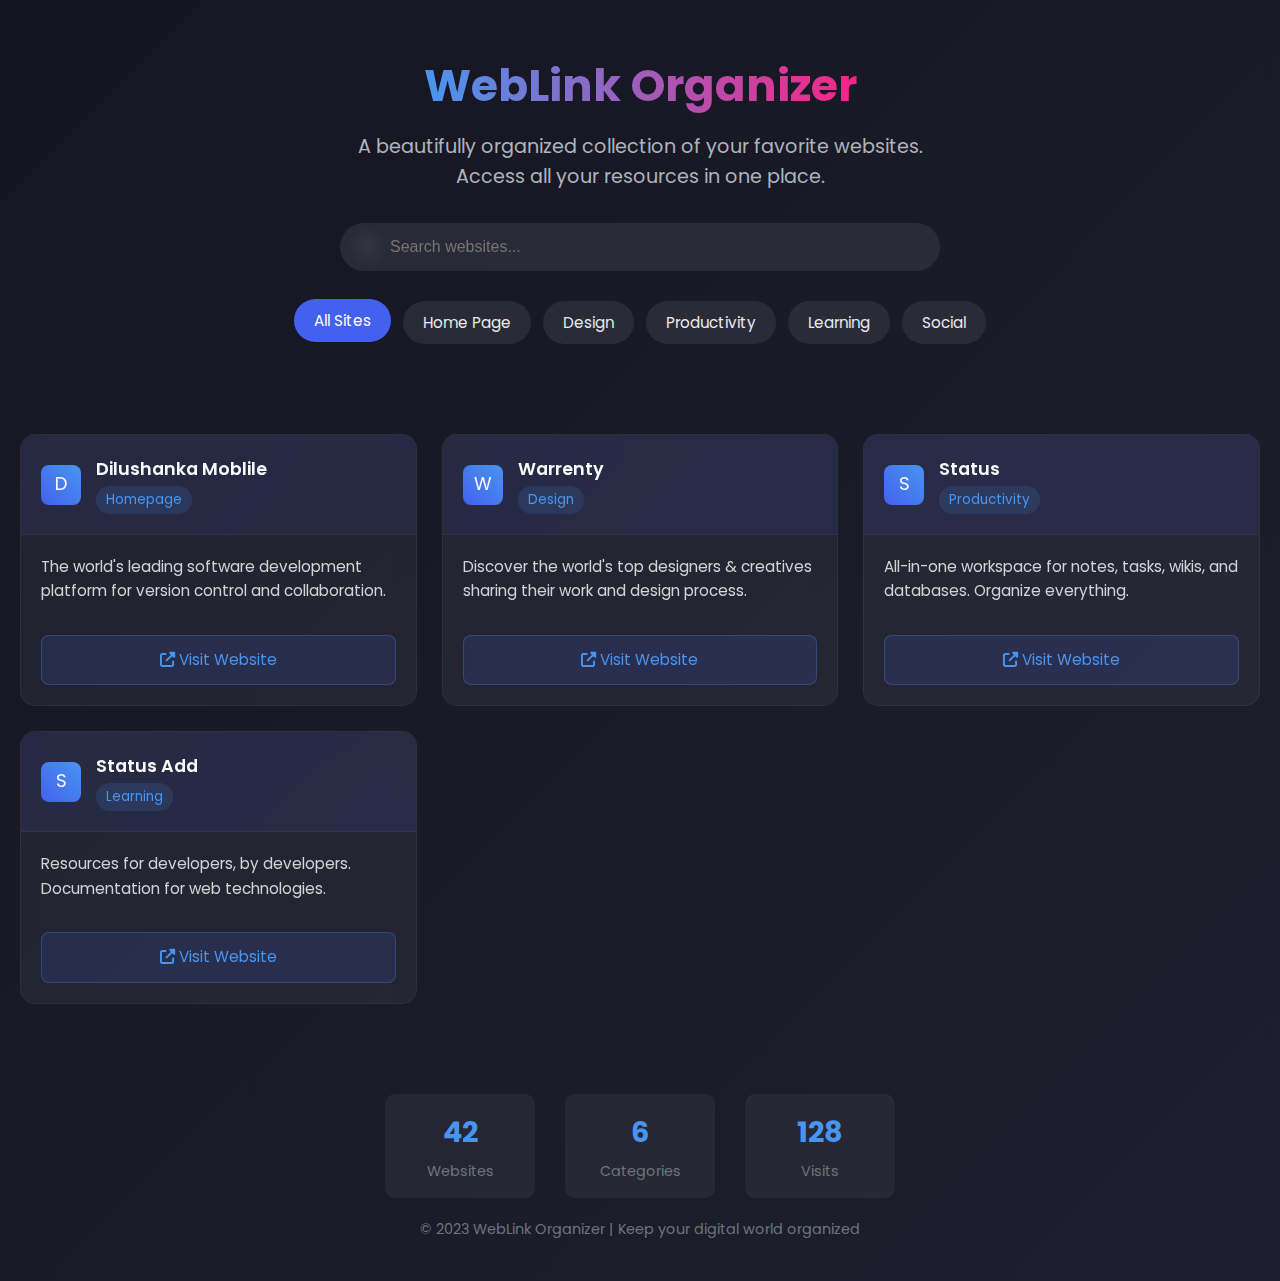
<file: index.html>
<!DOCTYPE html>
<html lang="en">
<head>
    <meta charset="UTF-8">
    <meta name="viewport" content="width=device-width, initial-scale=1.0">
    <title>WebLink Organizer</title>
    <link rel="stylesheet" href="https://cdnjs.cloudflare.com/ajax/libs/font-awesome/6.4.0/css/all.min.css">
    <link href="https://fonts.googleapis.com/css2?family=Poppins:wght@300;400;500;600;700&display=swap" rel="stylesheet">
    <style>
        :root {
            --primary: #4361ee;
            --secondary: #3f37c9;
            --accent: #4895ef;
            --dark: #1e1e2e;
            --darker: #161622;
            --light: #f8f9fa;
            --gray: #6c757d;
            --card-bg: rgba(255, 255, 255, 0.05);
            --transition: all 0.3s ease;
        }
        
        * {
            margin: 0;
            padding: 0;
            box-sizing: border-box;
        }
        
        body {
            font-family: 'Poppins', sans-serif;
            background: linear-gradient(135deg, var(--darker), var(--dark));
            color: var(--light);
            min-height: 100vh;
            padding: 20px;
            line-height: 1.6;
        }
        
        .container {
            max-width: 1400px;
            margin: 0 auto;
        }
        
        header {
            text-align: center;
            padding: 30px 0;
            margin-bottom: 30px;
            position: relative;
        }
        
        h1 {
            font-size: 2.8rem;
            font-weight: 700;
            margin-bottom: 10px;
            background: linear-gradient(90deg, var(--accent), #f72585);
            -webkit-background-clip: text;
            background-clip: text;
            color: transparent;
            display: inline-block;
        }
        
        .tagline {
            font-size: 1.2rem;
            color: #adb5bd;
            max-width: 600px;
            margin: 0 auto 30px;
        }
        
        .search-container {
            max-width: 600px;
            margin: 0 auto 30px;
            position: relative;
        }
        
        .search-container input {
            width: 100%;
            padding: 15px 20px 15px 50px;
            border-radius: 50px;
            border: none;
            background: rgba(255, 255, 255, 0.08);
            color: white;
            font-size: 1rem;
            transition: var(--transition);
            backdrop-filter: blur(10px);
        }
        
        .search-container input:focus {
            outline: none;
            background: rgba(255, 255, 255, 0.15);
            box-shadow: 0 0 0 2px var(--accent);
        }
        
        .search-container i {
            position: absolute;
            left: 20px;
            top: 50%;
            transform: translateY(-50%);
            color: var(--gray);
        }
        
        .categories {
            display: flex;
            justify-content: center;
            flex-wrap: wrap;
            gap: 12px;
            margin-bottom: 30px;
        }
        
        .category-btn {
            padding: 10px 20px;
            border-radius: 30px;
            background: rgba(255, 255, 255, 0.08);
            border: none;
            color: #e9ecef;
            font-family: 'Poppins', sans-serif;
            font-size: 0.95rem;
            cursor: pointer;
            transition: var(--transition);
        }
        
        .category-btn:hover, .category-btn.active {
            background: var(--primary);
            color: white;
            transform: translateY(-2px);
        }
        
        .links-grid {
            display: grid;
            grid-template-columns: repeat(auto-fill, minmax(300px, 1fr));
            gap: 25px;
            margin-top: 30px;
        }
        
        .link-card {
            background: var(--card-bg);
            border-radius: 15px;
            overflow: hidden;
            transition: var(--transition);
            position: relative;
            backdrop-filter: blur(10px);
            border: 1px solid rgba(255, 255, 255, 0.05);
            transform: translateY(0);
        }
        
        .link-card:hover {
            transform: translateY(-5px);
            box-shadow: 0 10px 25px rgba(0, 0, 0, 0.3);
            border-color: rgba(67, 97, 238, 0.3);
        }
        
        .card-header {
            display: flex;
            align-items: center;
            padding: 20px;
            background: rgba(67, 97, 238, 0.1);
            border-bottom: 1px solid rgba(255, 255, 255, 0.05);
        }
        
        .favicon {
            width: 40px;
            height: 40px;
            border-radius: 8px;
            background: linear-gradient(45deg, var(--primary), var(--accent));
            display: flex;
            align-items: center;
            justify-content: center;
            margin-right: 15px;
            font-size: 18px;
        }
        
        .website-info {
            flex: 1;
        }
        
        .website-info h3 {
            font-size: 1.1rem;
            font-weight: 600;
            margin-bottom: 3px;
        }
        
        .website-info .category {
            font-size: 0.85rem;
            color: var(--accent);
            display: inline-block;
            padding: 3px 10px;
            background: rgba(72, 149, 239, 0.15);
            border-radius: 30px;
        }
        
        .card-body {
            padding: 20px;
        }
        
        .description {
            color: #ced4da;
            font-size: 0.95rem;
            margin-bottom: 20px;
            min-height: 60px;
        }
        
        .visit-btn {
            display: block;
            width: 100%;
            padding: 12px;
            background: rgba(67, 97, 238, 0.15);
            color: var(--accent);
            border: 1px solid rgba(72, 149, 239, 0.3);
            border-radius: 8px;
            font-family: 'Poppins', sans-serif;
            font-size: 0.95rem;
            cursor: pointer;
            transition: var(--transition);
            text-align: center;
            text-decoration: none;
        }
        
        .visit-btn:hover {
            background: rgba(67, 97, 238, 0.3);
            transform: translateY(-2px);
        }
        
        footer {
            text-align: center;
            padding: 40px 0 20px;
            color: #6c757d;
            font-size: 0.9rem;
            margin-top: 50px;
        }
        
        .stats {
            display: flex;
            justify-content: center;
            gap: 30px;
            margin-bottom: 20px;
            flex-wrap: wrap;
        }
        
        .stat-item {
            background: rgba(255, 255, 255, 0.05);
            padding: 15px 25px;
            border-radius: 10px;
            min-width: 150px;
        }
        
        .stat-item .number {
            font-size: 1.8rem;
            font-weight: 700;
            color: var(--accent);
            margin-bottom: 5px;
        }
        
        @media (max-width: 768px) {
            h1 {
                font-size: 2.2rem;
            }
            
            .tagline {
                font-size: 1rem;
            }
            
            .categories {
                justify-content: flex-start;
                padding: 0 15px;
            }
            
            .links-grid {
                grid-template-columns: repeat(auto-fill, minmax(280px, 1fr));
            }
            
            .stat-item {
                min-width: 120px;
                padding: 12px 15px;
            }
            
            .stat-item .number {
                font-size: 1.5rem;
            }
        }
        
        @media (max-width: 480px) {
            h1 {
                font-size: 1.8rem;
            }
            
            .links-grid {
                grid-template-columns: 1fr;
            }
            
            .categories {
                justify-content: center;
            }
            
            .stats {
                flex-direction: column;
                align-items: center;
            }
            
            .stat-item {
                width: 100%;
                max-width: 250px;
            }
        }
    </style>
</head>
<body>
    <div class="container">
        <header>
            <h1>WebLink Organizer</h1>
            <p class="tagline">A beautifully organized collection of your favorite websites. Access all your resources in one place.</p>
            
            <div class="search-container">
                <i class="fas fa-search"></i>
                <input type="text" id="search-input" placeholder="Search websites...">
            </div>
            
            <div class="categories">
                <button class="category-btn active" data-category="all">All Sites</button>
                <button class="category-btn" data-category="homepage">Home Page</button>
                <button class="category-btn" data-category="design">Design</button>
                <button class="category-btn" data-category="productivity">Productivity</button>
                <button class="category-btn" data-category="learning">Learning</button>
                <button class="category-btn" data-category="social">Social</button>
            </div>
        </header>
        
        <main>
            <div class="links-grid" id="links-container">
                <!-- Link cards will be generated here -->
            </div>
        </main>
        
        <footer>
            <div class="stats">
                <div class="stat-item">
                    <div class="number">42</div>
                    <div class="label">Websites</div>
                </div>
                <div class="stat-item">
                    <div class="number">6</div>
                    <div class="label">Categories</div>
                </div>
                <div class="stat-item">
                    <div class="number">128</div>
                    <div class="label">Visits</div>
                </div>
            </div>
            <p>© 2023 WebLink Organizer | Keep your digital world organized</p>
        </footer>
    </div>

    <script>
        // Sample website data
        const websites = [
            {
                id: 1,
                name: "Dilushanka Moblile",
                url: "https://dilushanka.github.io",
                category: "homepage",
                description: "The world's leading software development platform for version control and collaboration."
            },
            {
                id: 2,
                name: "Warrenty",
                url: "https://dilushanka.github.io/warrenty",
                category: "design",
                description: "Discover the world's top designers & creatives sharing their work and design process."
            },
            {
                id: 3,
                name: "Status",
                url: "https://dilushanka.github.io/status",
                category: "productivity",
                description: "All-in-one workspace for notes, tasks, wikis, and databases. Organize everything."
            },
            {
                id: 4,
                name: "Status Add",
                url: "https://dilushanka.github.io/Status/add.html",
                category: "learning",
                description: "Resources for developers, by developers. Documentation for web technologies."
            }
            
           
        ];

        // DOM elements
        const linksContainer = document.getElementById('links-container');
        const categoryButtons = document.querySelectorAll('.category-btn');
        const searchInput = document.getElementById('search-input');
        
        // Function to generate favicon based on website name
        function generateFavicon(name) {
            return name.charAt(0).toUpperCase();
        }
        
        // Function to render website cards
        function renderWebsites(websitesToRender) {
            linksContainer.innerHTML = '';
            
            websitesToRender.forEach(website => {
                const card = document.createElement('div');
                card.className = 'link-card';
                card.dataset.category = website.category;
                
                card.innerHTML = `
                    <div class="card-header">
                        <div class="favicon">${generateFavicon(website.name)}</div>
                        <div class="website-info">
                            <h3>${website.name}</h3>
                            <span class="category">${website.category.charAt(0).toUpperCase() + website.category.slice(1)}</span>
                        </div>
                    </div>
                    <div class="card-body">
                        <p class="description">${website.description}</p>
                        <a href="${website.url}" target="_blank" class="visit-btn">
                            <i class="fas fa-external-link-alt"></i> Visit Website
                        </a>
                    </div>
                `;
                
                linksContainer.appendChild(card);
            });
        }
        
        // Initial render
        renderWebsites(websites);
        
        // Category filtering
        categoryButtons.forEach(button => {
            button.addEventListener('click', () => {
                // Remove active class from all buttons
                categoryButtons.forEach(btn => btn.classList.remove('active'));
                
                // Add active class to clicked button
                button.classList.add('active');
                
                const category = button.dataset.category;
                
                if (category === 'all') {
                    renderWebsites(websites);
                } else {
                    const filteredWebsites = websites.filter(website => website.category === category);
                    renderWebsites(filteredWebsites);
                }
            });
        });
        
        // Search functionality
        searchInput.addEventListener('input', () => {
            const searchTerm = searchInput.value.toLowerCase();
            
            const filteredWebsites = websites.filter(website => 
                website.name.toLowerCase().includes(searchTerm) || 
                website.description.toLowerCase().includes(searchTerm) || 
                website.category.toLowerCase().includes(searchTerm)
            );
            
            renderWebsites(filteredWebsites);
        });
    </script>
</body>
</html>
</file>
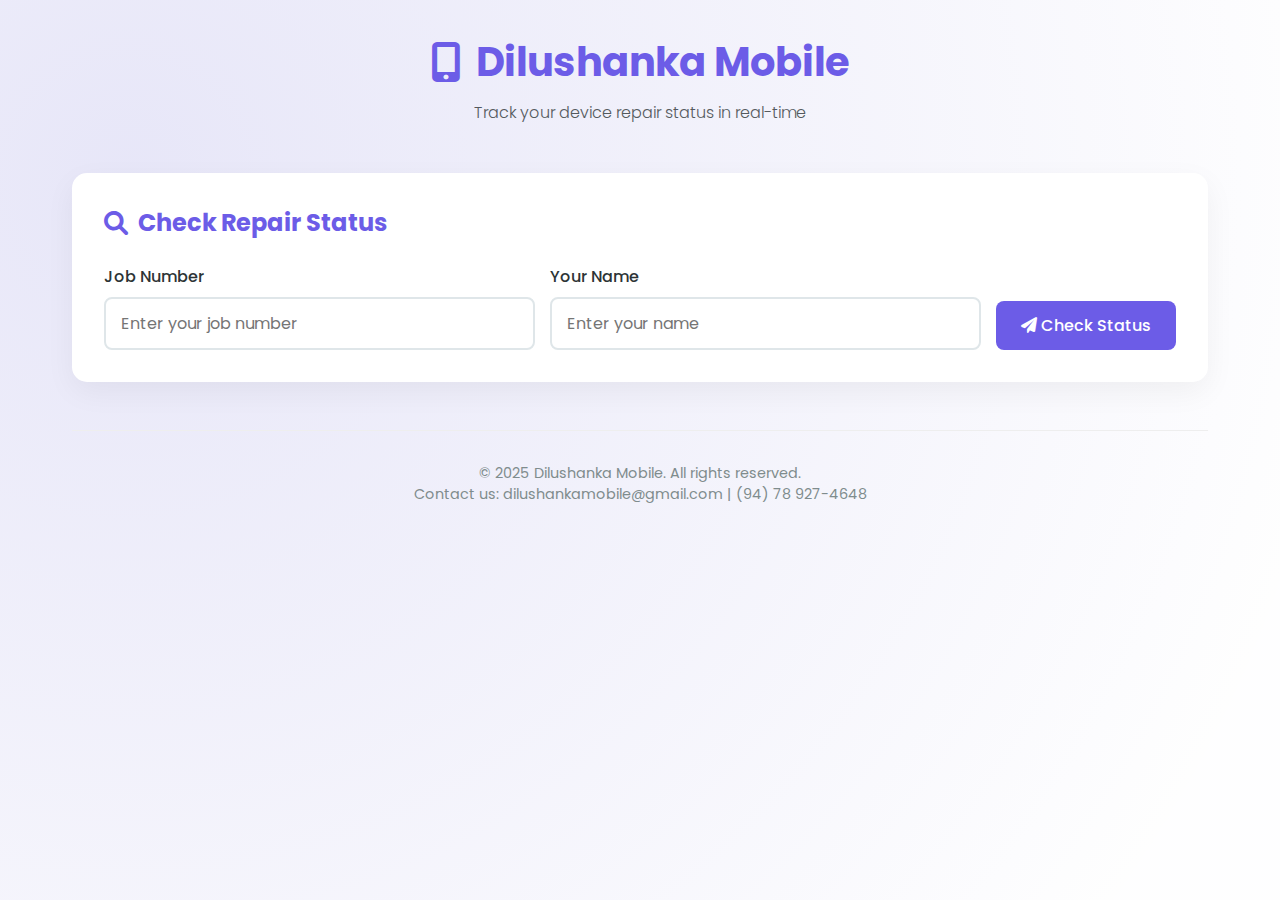
<file: Status/index.html>
<!DOCTYPE html>
<html lang="en">
<head>
    <meta charset="UTF-8">
    <meta name="viewport" content="width=device-width, initial-scale=1.0">
    <title>Mobile Repair Status Tracker</title>
    <link href="https://fonts.googleapis.com/css2?family=Poppins:wght@300;400;500;600;700&display=swap" rel="stylesheet">
    <link rel="stylesheet" href="https://cdnjs.cloudflare.com/ajax/libs/font-awesome/6.0.0-beta3/css/all.min.css">
   <link rel="shortcut icon" href="https://dilushanka.github.io/assets/img/favicons/apple-touch-icon.png" type="image/x-icon">
    <style>
        .search-container,.status-container{box-shadow:0 10px 30px rgba(0,0,0,.05)}:root{--primary:#6c5ce7;--secondary:#a29bfe;--dark:#2d3436;--light:#f5f6fa;--success:#00b894;--warning:#fdcb6e;--danger:#d63031;--info:#0984e3}*{margin:0;padding:0;box-sizing:border-box;font-family:Poppins,sans-serif}body{background-color:var(--light);color:var(--dark);min-height:100vh;background-image:radial-gradient(circle at 10% 20%,rgba(108,92,231,.1) 0,rgba(255,255,255,.9) 90%)}.container{max-width:1200px;margin:0 auto;padding:2rem}.status-message,.status-progress{margin-top:2rem}header{text-align:center;margin-bottom:3rem;animation:1s fadeInDown}.logo{font-size:2.5rem;font-weight:700;color:var(--primary);margin-bottom:.5rem;display:flex;align-items:center;justify-content:center}.logo i{margin-right:15px;animation:2s infinite pulse}.progress-title i,.search-title i{margin-right:10px}.tagline{color:var(--dark);opacity:.8;font-weight:300}.search-container{background:#fff;border-radius:15px;padding:2rem;margin-bottom:3rem;transform:translateY(0);transition:transform .3s,box-shadow .3s;animation:1s fadeInUp}.search-container:hover{transform:translateY(-5px);box-shadow:0 15px 35px rgba(0,0,0,.1)}.search-title{font-size:1.5rem;margin-bottom:1.5rem;color:var(--primary);display:flex;align-items:center}.btn,.input-group input{font-size:1rem;transition:.3s}.search-form{display:flex;gap:15px;flex-wrap:wrap}.input-group{flex:1;min-width:250px}.input-group label{display:block;margin-bottom:8px;font-weight:500;color:var(--dark)}.input-group input{width:100%;padding:12px 15px;border:2px solid #dfe6e9;border-radius:8px}.input-group input:focus{border-color:var(--primary);outline:0;box-shadow:0 0 0 3px rgba(108,92,231,.2)}.btn{background:var(--primary);color:#fff;border:none;padding:12px 25px;border-radius:8px;cursor:pointer;font-weight:500;align-self:flex-end}.btn:hover{background:#5649c0;transform:translateY(-2px)}.btn:active{transform:translateY(0)}.status-container{background:#fff;border-radius:15px;padding:2rem;animation:1.5s fadeIn;display:none}.status-header{display:flex;justify-content:space-between;align-items:center;margin-bottom:1.5rem;padding-bottom:1rem;border-bottom:1px solid #eee}.status-title{font-size:1.5rem;color:var(--primary)}.detail-title,.status-id,footer{font-size:.9rem}.status-id{background:#f0f0f0;padding:5px 10px;border-radius:20px}.status-details{display:grid;grid-template-columns:repeat(auto-fit,minmax(250px,1fr));gap:1.5rem}.detail-card{background:#f9f9f9;padding:1.5rem;border-radius:10px;transition:.3s}.detail-card:hover{transform:translateY(-5px);box-shadow:0 5px 15px rgba(0,0,0,.05)}.detail-title{color:#7f8c8d;margin-bottom:5px}.detail-value{font-size:1.1rem;font-weight:500}.progress-title{font-size:1.1rem;margin-bottom:1rem;display:flex;align-items:center}.progress-title i{color:var(--primary)}.progress-steps{display:flex;justify-content:space-between;position:relative;margin-bottom:2rem}.progress-bar,.progress-steps::before{position:absolute;top:15px;left:0;height:4px}.progress-steps::before{content:'';right:0;background:#dfe6e9;z-index:1}.progress-bar{background:var(--primary);z-index:2;transition:width 1s}.step{display:flex;flex-direction:column;align-items:center;z-index:3}.step-icon{width:34px;height:34px;border-radius:50%;background:#fff;border:4px solid #dfe6e9;display:flex;align-items:center;justify-content:center;color:#b2bec3;font-size:.8rem;margin-bottom:5px;transition:.5s}.loading,.not-found{display:none;text-align:center}.step.active .step-icon{border-color:var(--primary);color:var(--primary);background:#fff}.step.completed .step-icon{border-color:var(--primary);background:var(--primary);color:#fff}.step-label{font-size:.8rem;color:#7f8c8d;text-align:center}.step.active .step-label{color:var(--dark);font-weight:500}.message-title,.step.completed .step-label{color:var(--primary)}.status-message{background:#f0f5f9;padding:1.5rem;border-radius:10px;border-left:4px solid var(--primary)}.message-title{font-weight:500;margin-bottom:.5rem}.not-found{padding:2rem}.not-found i{font-size:3rem;color:#d63031;margin-bottom:1rem}.not-found h3{margin-bottom:.5rem;color:var(--dark)}.not-found p,footer{color:#7f8c8d}footer{text-align:center;margin-top:3rem;padding-top:2rem;border-top:1px solid #eee}.loading{padding:1rem}.loading i{font-size:2rem;color:var(--primary);animation:1s linear infinite spin}@keyframes fadeIn{from{opacity:0}to{opacity:1}}@keyframes fadeInUp{from{opacity:0;transform:translateY(20px)}to{opacity:1;transform:translateY(0)}}@keyframes fadeInDown{from{opacity:0;transform:translateY(-20px)}to{opacity:1;transform:translateY(0)}}@keyframes pulse{0%,100%{transform:scale(1)}50%{transform:scale(1.1)}}@keyframes spin{0%{transform:rotate(0)}100%{transform:rotate(360deg)}}@media (max-width:768px){.container{padding:1rem}.logo{font-size:2rem}.search-form{flex-direction:column;gap:20px}.btn{width:100%}.progress-steps{flex-wrap:wrap;gap:20px}.step{flex:1 0 100px}}
    </style>
</head>
<body>
    <div class="container">
        <header>
            <div class="logo">
                <i class="fas fa-mobile-alt"></i>
                <span>Dilushanka Mobile</span>
            </div>
            <p class="tagline">Track your device repair status in real-time</p>
        </header>

        <div class="search-container">
            <h2 class="search-title">
                <i class="fas fa-search"></i>
                Check Repair Status
            </h2>
            <form class="search-form" id="statusForm">
                <div class="input-group">
                    <label for="jobNumber">Job Number</label>
                    <input type="text" id="jobNumber" placeholder="Enter your job number" required>
                </div>
                <div class="input-group">
                    <label for="customerName">Your Name</label>
                    <input type="text" id="customerName" placeholder="Enter your name">
                </div>
                <button type="submit" class="btn">
                    <i class="fas fa-paper-plane"></i> Check Status
                </button>
            </form>
        </div>

        <div class="loading" id="loading">
            <i class="fas fa-spinner"></i>
            <p>Searching for your repair job...</p>
        </div>

        <div class="not-found" id="notFound">
            <i class="fas fa-exclamation-circle"></i>
            <h3>Repair Job Not Found</h3>
            <p>We couldn't find a repair job matching your details. Please check your job number and name.</p>
        </div>

        <div class="status-container" id="statusContainer">
            <div class="status-header">
                <h2 class="status-title">Repair Status</h2>
                <span class="status-id">Job #<span id="displayJobNumber">12345</span></span>
            </div>

            <div class="status-details">
                <div class="detail-card">
                    <div class="detail-title">Customer Name</div>
                    <div class="detail-value" id="displayCustomerName">John Doe</div>
                </div>
                <div class="detail-card">
                    <div class="detail-title">Device Model</div>
                    <div class="detail-value" id="displayDeviceModel">iPhone 12 Pro</div>
                </div>
                <div class="detail-card">
                    <div class="detail-title">Fault Reported</div>
                    <div class="detail-value" id="displayFault">Screen replacement</div>
                </div>
                <div class="detail-card">
                    <div class="detail-title">Date Received</div>
                    <div class="detail-value" id="displayDate">May 15, 2023</div>
                </div>
                <div class="detail-card">
                    <div class="detail-title">Estimated Completion</div>
                    <div class="detail-value" id="displayCompletion">May 18, 2023</div>
                </div>
                <div class="detail-card">
                    <div class="detail-title">Repair Cost</div>
                    <div class="detail-value" id="displayCost">$129.99</div>
                </div>
            </div>

            <div class="status-progress">
                <h3 class="progress-title">
                    <i class="fas fa-tasks"></i>
                    Repair Progress
                </h3>
                <div class="progress-steps">
                    <div class="progress-bar" id="progressBar" style="width: 33%;"></div>
                    <div class="step completed">
                        <div class="step-icon">
                            <i class="fas fa-check"></i>
                        </div>
                        <div class="step-label">Received</div>
                    </div>
                    <div class="step completed">
                        <div class="step-icon">
                            <i class="fas fa-check"></i>
                        </div>
                        <div class="step-label">Diagnosed</div>
                    </div>
                    <div class="step active">
                        <div class="step-icon">
                            <i class="fas fa-cog"></i>
                        </div>
                        <div class="step-label">In Progress</div>
                    </div>
                    <div class="step">
                        <div class="step-icon">
                            <i class="far fa-clock"></i>
                        </div>
                        <div class="step-label">Testing</div>
                    </div>
                    <div class="step">
                        <div class="step-icon">
                            <i class="far fa-check-circle"></i>
                        </div>
                        <div class="step-label">Completed</div>
                    </div>
                </div>
            </div>

            <div class="status-message">
                <h4 class="message-title">
                    <i class="fas fa-info-circle"></i>
                    Latest Update
                </h4>
                <p id="statusMessage">We've diagnosed your device and ordered the necessary parts. The screen should arrive tomorrow, and we'll begin the repair immediately.</p>
            </div>
        </div>

        <footer>
            <p>© 2025 Dilushanka Mobile. All rights reserved.</p>
            <p>Contact us: dilushankamobile@gmail.com | (94) 78 927-4648</p>
        </footer>
    </div>

    <script>
        // Google Sheets configuration
        const SHEET_ID = '1okznadJPiXLygebie8jLStKPF6WUoDsrqqDAFogLS7o';
        const API_KEY = 'AIzaSyBtIb_OEZXjsex6BlPZsk35ISO3CVKV2io';
        const SHEET_NAME = 'status';

        // DOM elements
        const statusForm = document.getElementById('statusForm');
        const loadingElement = document.getElementById('loading');
        const notFoundElement = document.getElementById('notFound');
        const statusContainer = document.getElementById('statusContainer');
        const jobNumberInput = document.getElementById('jobNumber');
        const customerNameInput = document.getElementById('customerName');

        // Check for URL parameter when page loads
        document.addEventListener('DOMContentLoaded', async function() {
            updateProgress('received'); // Initialize progress bar
            
            const urlParams = new URLSearchParams(window.location.search);
            const jobIdFromUrl = urlParams.get('jobid');
            
            if (jobIdFromUrl) {
                // Auto-fill and search if job ID is in URL
                jobNumberInput.value = jobIdFromUrl;
                await handleFormSubmission(jobIdFromUrl, '');
            }
        });

        // Form submission handler
        statusForm.addEventListener('submit', async function(e) {
            e.preventDefault();
            const jobNumber = jobNumberInput.value.trim();
            const customerName = customerNameInput.value.trim();
            await handleFormSubmission(jobNumber, customerName);
        });

        // Unified form handling function
        async function handleFormSubmission(jobNumber, customerName) {
            if (!jobNumber) return;
            
            // Show loading state
            loadingElement.style.display = 'block';
            notFoundElement.style.display = 'none';
            statusContainer.style.display = 'none';
            
            try {
                // Fetch data from Google Sheets
                const jobData = await fetchJobData(jobNumber, customerName);
                
                if (jobData) {
                    displayJobStatus(jobData);
                    statusContainer.style.display = 'block';
                    
                    // Update URL without reloading (for sharing)
                    const newUrl = window.location.pathname + '?jobid=' + jobNumber;
                    window.history.pushState({}, '', newUrl);
                } else {
                    notFoundElement.style.display = 'block';
                }
            } catch (error) {
                console.error('Error:', error);
                notFoundElement.style.display = 'block';
            } finally {
                loadingElement.style.display = 'none';
            }
        }

        // Fetch job data from Google Sheets
        async function fetchJobData(jobNumber, customerName) {
            const url = `https://sheets.googleapis.com/v4/spreadsheets/${SHEET_ID}/values/${SHEET_NAME}?key=${API_KEY}`;
            const response = await fetch(url);
            
            if (!response.ok) {
                throw new Error(`API request failed with status ${response.status}`);
            }
            
            const data = await response.json();
            
            if (!data.values || data.values.length === 0) {
                return null;
            }
            
            // Get headers (first row)
            const headers = data.values[0].map(header => header.trim());
            
            // Find the matching job
            for (let i = 1; i < data.values.length; i++) {
                const row = data.values[i];
                const rowJobNumber = row[0] ? row[0].toString().trim() : '';
                const rowCustomerName = row[1] ? row[1].toString().trim().toLowerCase() : '';
                
                if (rowJobNumber === jobNumber && 
                    (customerName === '' || rowCustomerName.includes(customerName.toLowerCase()))) {
                    // Create job data object with proper headers
                    const jobData = {};
                    headers.forEach((header, index) => {
                        jobData[header] = row[index] || '';
                    });
                    return jobData;
                }
            }
            
            return null;
        }

        // Display job status in the UI
        function displayJobStatus(jobData) {
            // Update all display fields
            document.getElementById('displayJobNumber').textContent = jobData['Job Number'] || 'N/A';
            document.getElementById('displayCustomerName').textContent = jobData['Customer Name'] || 'Not provided';
            document.getElementById('displayDeviceModel').textContent = jobData['Device Model'] || 'N/A';
            document.getElementById('displayFault').textContent = jobData['Fault Description'] || 'N/A';
            document.getElementById('displayDate').textContent = formatDate(jobData['Date Received']) || 'N/A';
            
            // Handle special cases
            const completionDate = jobData['Estimated Completion'] === 'TBD' 
                ? 'To be determined' 
                : formatDate(jobData['Estimated Completion']);
            document.getElementById('displayCompletion').textContent = completionDate;
            
            const repairCost = jobData['Repair Cost'] === 'Pending' 
                ? 'To be determined' 
                : jobData['Repair Cost'];
            document.getElementById('displayCost').textContent = repairCost;
            
            document.getElementById('statusMessage').textContent = jobData['Status Update Message'] || 'No updates available.';
            
            // Update progress visualization
            updateProgress(jobData['Status'] || '');
        }

        // Update the progress bar and steps
        function updateProgress(status) {
            let progressPercentage = 0;
            const steps = document.querySelectorAll('.step');
            
            // Reset all steps
            steps.forEach(step => {
                step.classList.remove('completed', 'active');
            });
            
            // Set progress based on status
            status = (status || '').toLowerCase();
            
            if (status.includes('received')) {
                progressPercentage = 20;
                steps[0].classList.add('completed');
                steps[1].classList.add('active');
            } 
            else if (status.includes('diagnosed')) {
                progressPercentage = 40;
                steps[0].classList.add('completed');
                steps[1].classList.add('completed');
                steps[2].classList.add('active');
            } 
            else if (status.includes('progress') || status.includes('repairing')) {
                progressPercentage = 60;
                steps[0].classList.add('completed');
                steps[1].classList.add('completed');
                steps[2].classList.add('completed');
                steps[3].classList.add('active');
            } 
            else if (status.includes('testing')) {
                progressPercentage = 80;
                steps[0].classList.add('completed');
                steps[1].classList.add('completed');
                steps[2].classList.add('completed');
                steps[3].classList.add('completed');
                steps[4].classList.add('active');
            } 
            else if (status.includes('complete') || status.includes('ready')) {
                progressPercentage = 100;
                steps.forEach(step => step.classList.add('completed'));
            } 
            else {
                // Default to first step
                progressPercentage = 20;
                steps[0].classList.add('completed');
                steps[1].classList.add('active');
            }
            
            // Animate progress bar
            const progressBar = document.getElementById('progressBar');
            progressBar.style.width = '0%';
            setTimeout(() => {
                progressBar.style.width = progressPercentage + '%';
            }, 100);
        }

        // Format date for display
        function formatDate(dateString) {
            if (!dateString || dateString.trim() === '') return '';
            
            try {
                const date = new Date(dateString);
                return isNaN(date.getTime()) ? dateString : date.toLocaleDateString();
            } catch {
                return dateString;
            }
        }
    </script>
</body>
</html>
</file>
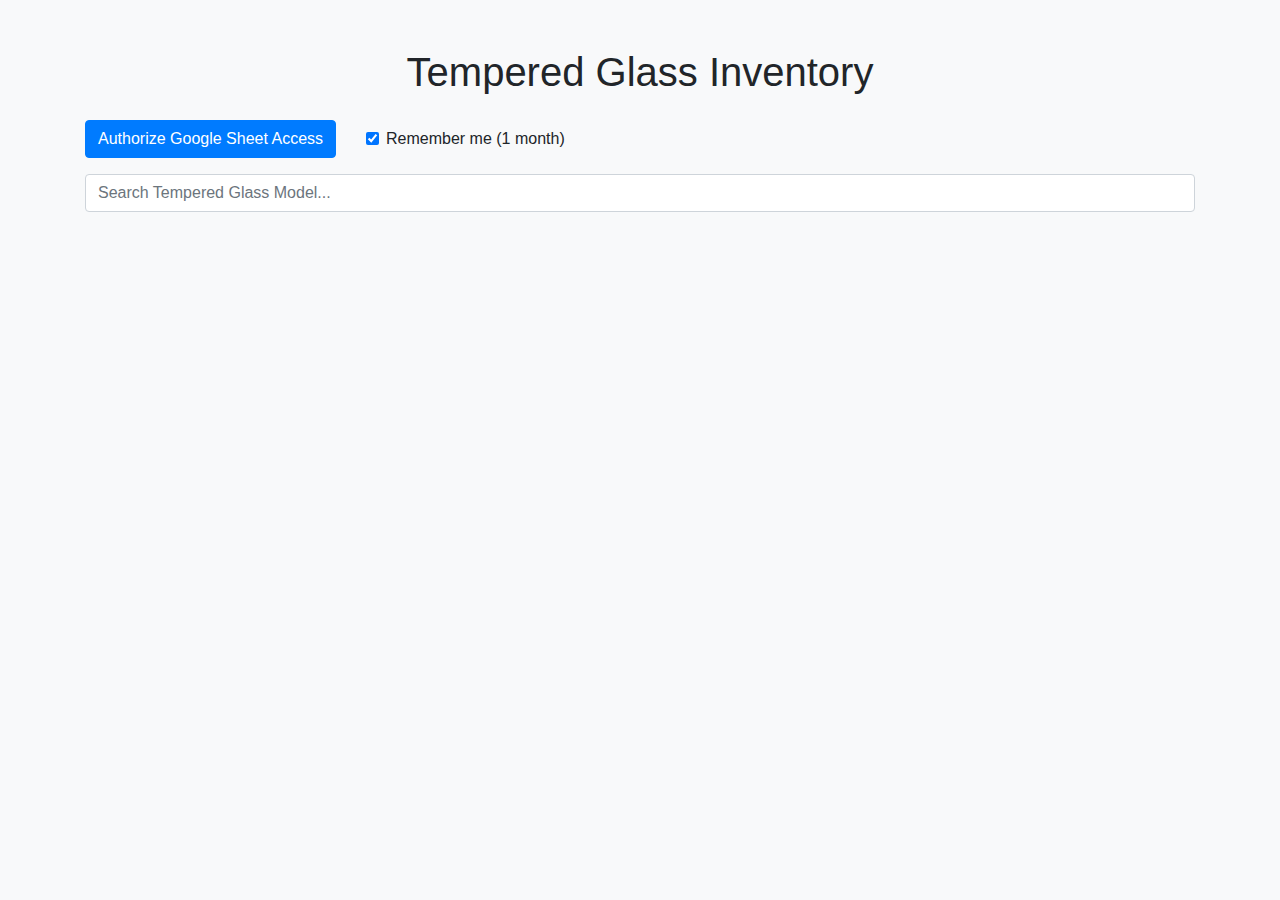
<file: TG/index.html>
<!DOCTYPE html>
<html lang="en">
<head>
    <meta charset="UTF-8">
    <meta name="viewport" content="width=device-width, initial-scale=1.0">
    <title>TG Stock Management</title>
    <link href="https://stackpath.bootstrapcdn.com/bootstrap/4.5.2/css/bootstrap.min.css" rel="stylesheet">
    <link rel="stylesheet" href="style.css">
</head>
<body>
    <div class="container mt-5">
        <h1 class="text-center mb-4">Tempered Glass Inventory</h1>

        <div class="row mb-3 align-items-center">
            <div class="col-auto">
                <button id="authorize_button" class="btn btn-primary">Authorize Google Sheet Access</button>
                <button id="signout_button" class="btn btn-danger" style="display:none;">Sign Out</button>
            </div>
            <div class="col-auto">
                <div class="form-check">
                    <input class="form-check-input" type="checkbox" value="" id="rememberMeCheck" checked>
                    <label class="form-check-label" for="rememberMeCheck">
                        Remember me (1 month)
                    </label>
                </div>
            </div>
        </div>

        <div class="row mb-4">
            <div class="col">
                <input type="text" id="searchBox" class="form-control" placeholder="Search Tempered Glass Model...">
            </div>
        </div>

        <div id="temperedGlassContainer" class="row">
            </div>

        <div class="modal fade" id="orderModal" tabindex="-1" aria-labelledby="orderModalLabel" aria-hidden="true">
            <div class="modal-dialog">
                <div class="modal-content">
                    <div class="modal-header">
                        <h5 class="modal-title" id="orderModalLabel">Place Order</h5>
                        <button type="button" class="close" data-dismiss="modal" aria-label="Close">
                            <span aria-hidden="true">&times;</span>
                        </button>
                    </div>
                    <div class="modal-body">
                        <p><strong>Model:</strong> <span id="modalModelName"></span></p>
                        <p><strong>Variety:</strong> <span id="modalVariety"></span></p>
                        <p><strong>Current Stock:</strong> <span id="modalCurrentStock"></span></p>
                        <p><strong>Price:</strong> ₹<span id="modalPrice"></span></p>
                        <div class="form-group">
                            <label for="orderQuantity">Order Quantity (will reduce stock):</label>
                            <input type="number" class="form-control" id="orderQuantity" value="1" min="1">
                        </div>
                    </div>
                    <div class="modal-footer">
                        <button type="button" class="btn btn-secondary" data-dismiss="modal">Close</button>
                        <button type="button" class="btn btn-primary" id="confirmOrderButton">Confirm Order</button>
                    </div>
                </div>
            </div>
        </div>

    </div>

    <script src="https://code.jquery.com/jquery-3.5.1.slim.min.js"></script>
    <script src="https://cdn.jsdelivr.net/npm/@popperjs/core@2.5.4/dist/umd/popper.min.js"></script>
    <script src="https://stackpath.bootstrapcdn.com/bootstrap/4.5.2/js/bootstrap.min.js"></script>
    <script async defer src="https://apis.google.com/js/api.js" onload="gapiLoaded()"></script>
    <script async defer src="https://accounts.google.com/gsi/client" onload="gisLoaded()"></script>
    <script src="script.js"></script>
</body>
</html>
</file>
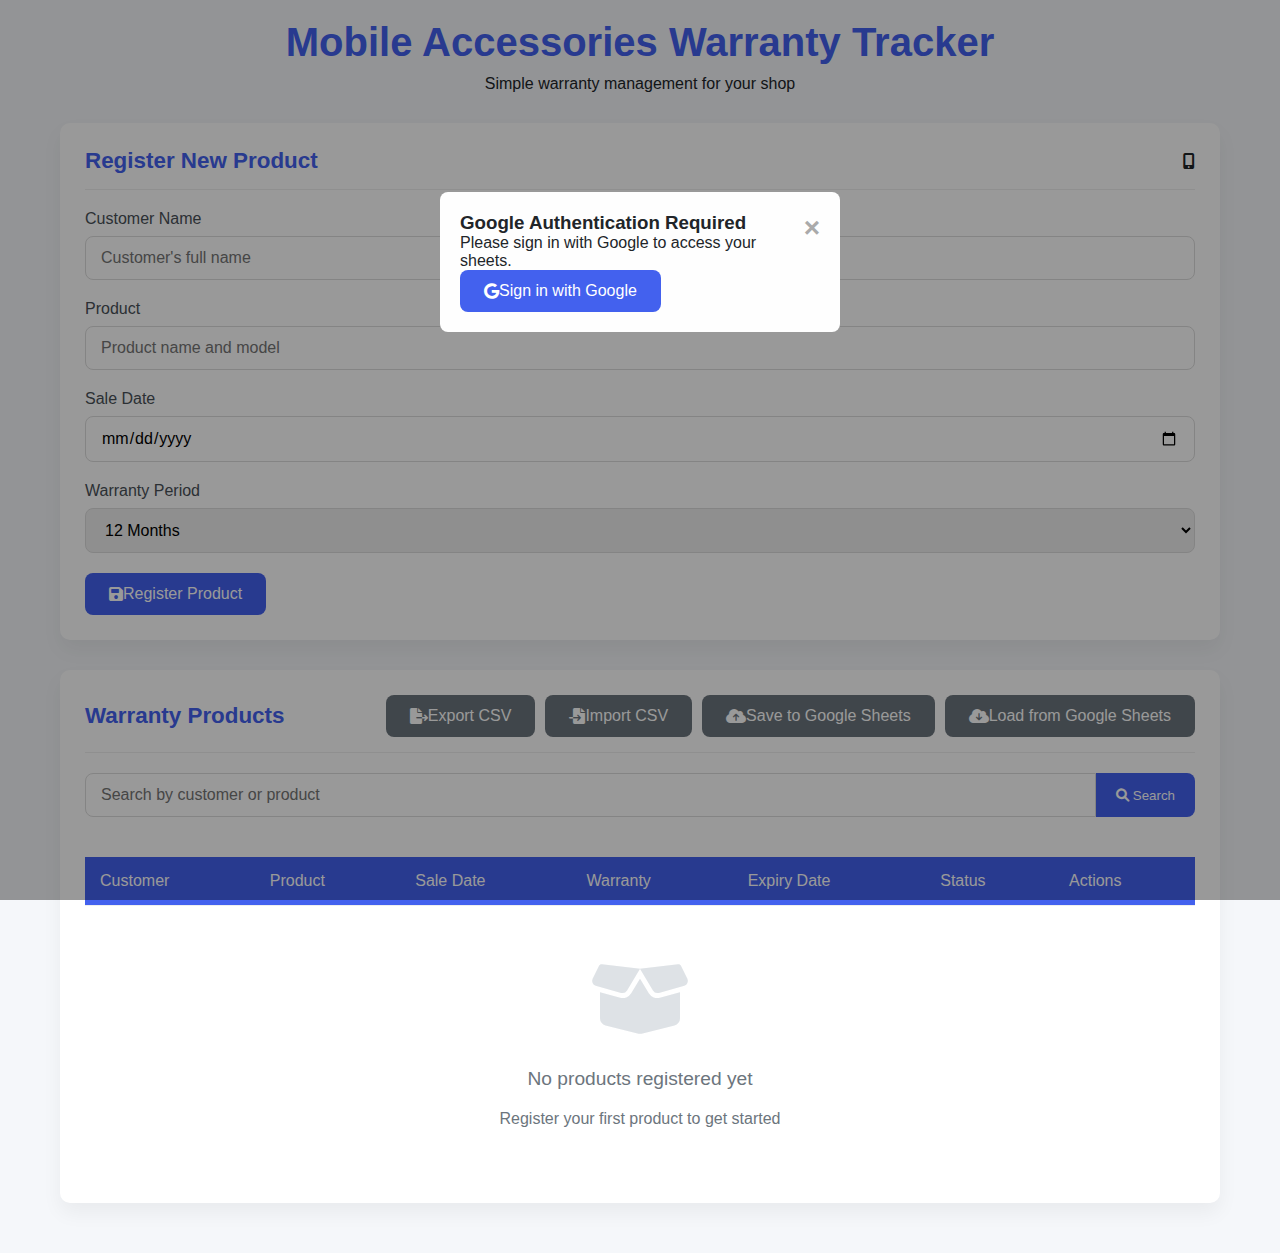
<file: warrenty/index.html>
<!DOCTYPE html>
<html lang="en">
<head>
    <meta charset="UTF-8">
    <meta name="viewport" content="width=device-width, initial-scale=1.0">
    <title>Mobile Accessories Warranty Tracker</title>
    <link rel="stylesheet" href="style.css">
    <link rel="stylesheet" href="https://cdnjs.cloudflare.com/ajax/libs/font-awesome/6.0.0-beta3/css/all.min.css">
</head>
<body>
        <div class="container">
        <header>
            <h1>Mobile Accessories Warranty Tracker</h1>
            <p>Simple warranty management for your shop</p>
        </header>
        
        <div class="card">
            <div class="card-header">
                <h2 class="card-title">Register New Product</h2>
                <i class="fas fa-mobile-alt"></i>
            </div>
            <form id="registerForm">
                <div class="form-group">
                    <label for="customerName">Customer Name</label>
                    <input type="text" id="customerName" required placeholder="Customer's full name">
                </div>
                
                <div class="form-group">
                    <label for="product">Product</label>
                    <input type="text" id="product" required placeholder="Product name and model">
                </div>
                
                <div class="form-group">
                    <label for="saleDate">Sale Date</label>
                    <input type="date" id="saleDate" required>
                </div>
                
                <div class="form-group">
                    <label for="warrantyPeriod">Warranty Period</label>
                    <select id="warrantyPeriod" required>
                        <option value="1">1 Month</option>
                        <option value="3">3 Months</option>
                        <option value="6">6 Months</option>
                        <option value="12" selected>12 Months</option>
                    </select>
                </div>
                
                <button type="submit" class="btn btn-primary">
                    <i class="fas fa-save"></i> Register Product
                </button>
            </form>
        </div>
        
        <div class="card">
            <div class="card-header">
                <h2 class="card-title">Warranty Products</h2>
                <div class="action-buttons">
                    <button class="btn btn-secondary" id="exportCsv">
                        <i class="fas fa-file-export"></i> Export CSV
                    </button>
                    <button class="btn btn-secondary" id="importCsv">
                        <i class="fas fa-file-import"></i> Import CSV
                    </button>
                    <input type="file" id="csvFileInput" accept=".csv" style="display: none;">
                    <button class="btn btn-secondary" id="saveToSheets">
                        <i class="fas fa-cloud-upload-alt"></i> Save to Google Sheets
                    </button>
                    <button class="btn btn-secondary" id="loadFromSheets">
                        <i class="fas fa-cloud-download-alt"></i> Load from Google Sheets
                    </button>
                </div>
            </div>
            
            <div class="search-container">
                <input type="text" id="searchInput" class="search-input" placeholder="Search by customer or product">
                <button class="search-btn" id="searchBtn">
                    <i class="fas fa-search"></i> Search
                </button>
            </div>
            
            <div class="table-responsive">
                <table id="productsTable">
                    <thead>
                        <tr>
                            <th>Customer</th>
                            <th>Product</th>
                            <th>Sale Date</th>
                            <th>Warranty</th>
                            <th>Expiry Date</th>
                            <th>Status</th>
                            <th>Actions</th>
                        </tr>
                    </thead>
                    <tbody id="productsTableBody">
                        <!-- Products will be loaded here -->
                    </tbody>
                </table>
            </div>
            
            <div class="empty-state" id="emptyProductsState">
                <div class="empty-icon">
                    <i class="fas fa-box-open"></i>
                </div>
                <div class="empty-text">No products registered yet</div>
                <p>Register your first product to get started</p>
            </div>
        </div>
    </div>
    
    <div id="authModal" class="modal">
        <div class="modal-content">
            <span class="close">&times;</span>
            <h3>Google Authentication Required</h3>
            <p id="authMessage">Please sign in with Google to access your sheets.</p>
            <button id="authButton" class="btn btn-primary">
                <i class="fab fa-google"></i> Sign in with Google
            </button>
        </div>
    </div>
    
    <div id="toast" class="toast" style="display: none;">
        <i class="fas fa-check-circle"></i>
        <span id="toastMessage">Product registered successfully!</span>
    </div>
<script src="script.js"></script>
<script src="https://accounts.google.com/gsi/client" async defer></script>
</body>
</html>
</file>
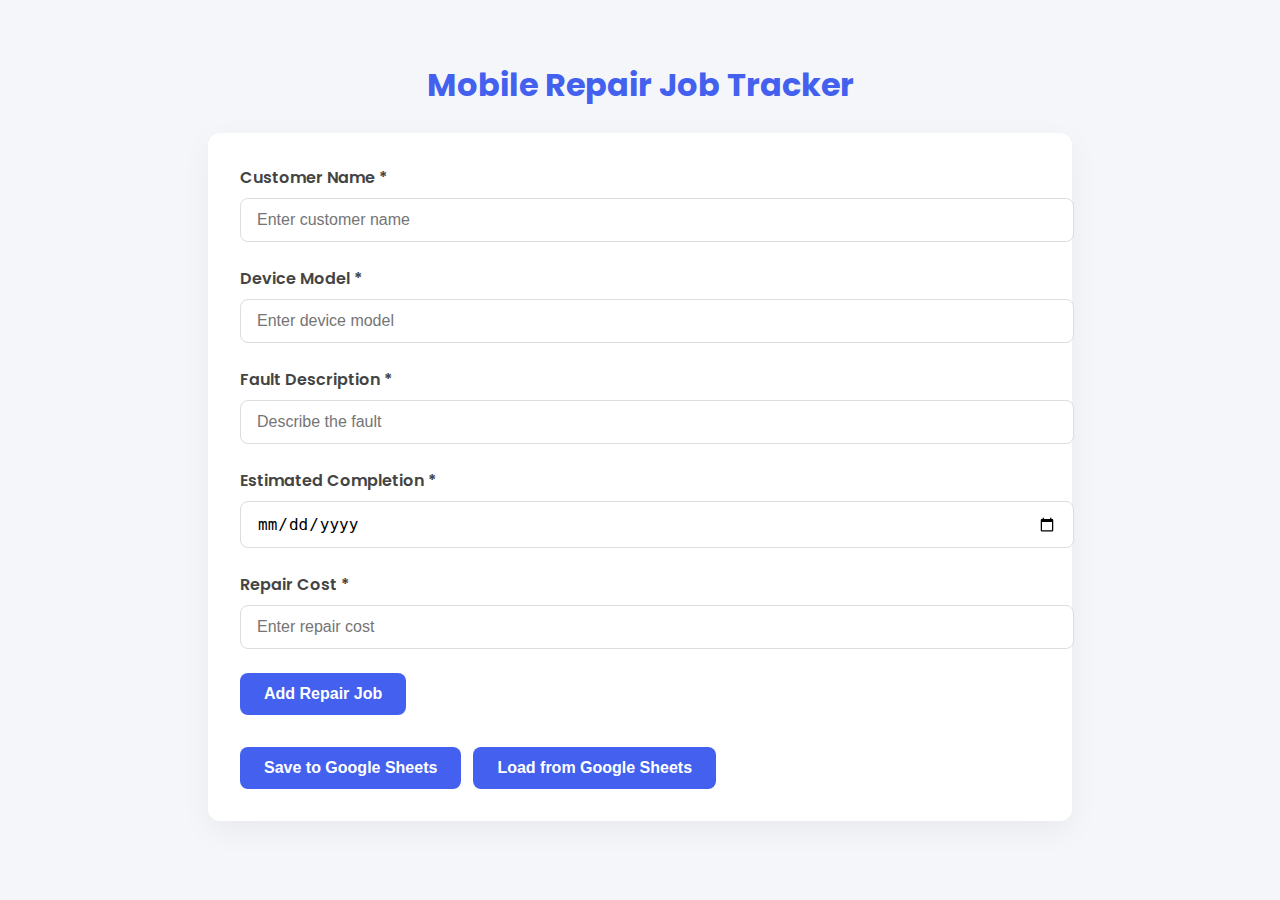
<file: Status/add.html>
<!DOCTYPE html>
<html lang="en">
<head>
  <meta charset="UTF-8" />
  <meta name="viewport" content="width=device-width, initial-scale=1.0"/>
  <title>Mobile Repair Job Tracker</title>
  <link rel="shortcut icon" href="https://dilushanka.github.io/assets/img/favicons/apple-touch-icon.png" type="image/x-icon">
  <link href="https://fonts.googleapis.com/css2?family=Poppins:wght@400;600&display=swap" rel="stylesheet"/>
  <style>
    body {
      font-family: 'Poppins', sans-serif;
      background: #f4f6f9;
      padding: 2rem;
      color: #333;
    }
    h1 {
      text-align: center;
      color: #4361ee;
      margin-bottom: 1.5rem;
    }
    .form-card {
      background: white;
      max-width: 800px;
      margin: 0 auto;
      padding: 2rem;
      border-radius: 12px;
      box-shadow: 0 10px 30px rgba(0, 0, 0, 0.05);
    }
    .form-group {
      margin-bottom: 1.5rem;
    }
    label {
      display: block;
      margin-bottom: 8px;
      font-weight: 600;
      color: #444;
    }
    input, select {
      width: 100%;
      padding: 12px 16px;
      border: 1px solid #ddd;
      border-radius: 8px;
      font-size: 1rem;
      transition: border-color 0.3s;
    }
    input:focus, select:focus {
      outline: none;
      border-color: #4361ee;
    }
    button {
      padding: 12px 24px;
      border: none;
      border-radius: 8px;
      font-weight: 600;
      cursor: pointer;
      font-size: 1rem;
      transition: all 0.3s;
    }
    .btn-primary {
      background-color: #4361ee;
      color: white;
    }
    .btn-primary:hover {
      background-color: #3a56d4;
    }
    .btn-row {
      display: flex;
      gap: 12px;
      margin-top: 2rem;
      flex-wrap: wrap;
    }
    #authModal {
      display: none;
      position: fixed;
      top: 0; left: 0; right: 0; bottom: 0;
      background: rgba(0, 0, 0, 0.6);
      justify-content: center;
      align-items: center;
      z-index: 999;
    }
    .modal-content {
      background: white;
      padding: 2rem;
      border-radius: 12px;
      text-align: center;
      position: relative;
      max-width: 500px;
      width: 90%;
      box-shadow: 0 5px 20px rgba(0, 0, 0, 0.2);
    }
    .close {
      position: absolute;
      top: 15px;
      right: 20px;
      font-size: 24px;
      cursor: pointer;
      color: #777;
    }
    .close:hover {
      color: #333;
    }
    .status-message {
      margin-top: 1rem;
      padding: 1rem;
      border-radius: 8px;
      display: none;
    }
    .success {
      background-color: #e6f7ee;
      color: #28a745;
      display: block;
    }
    .error {
      background-color: #fde8e8;
      color: #dc3545;
      display: block;
    }
    @media (max-width: 600px) {
      body {
        padding: 1rem;
      }
      .form-card {
        padding: 1.5rem;
      }
      .btn-row {
        flex-direction: column;
      }
      .btn-row button {
        width: 100%;
      }
    }
  </style>
</head>
<body>
  <h1>Mobile Repair Job Tracker</h1>

  <div class="form-card">
    <form id="registerForm">
      <div class="form-group">
        <label for="newCustomerName">Customer Name *</label>
        <input type="text" id="newCustomerName" required placeholder="Enter customer name" />
      </div>
      <div class="form-group">
        <label for="newDeviceModel">Device Model *</label>
        <input type="text" id="newDeviceModel" required placeholder="Enter device model" />
      </div>
      <div class="form-group">
        <label for="newFault">Fault Description *</label>
        <input type="text" id="newFault" required placeholder="Describe the fault" />
      </div>
      <div class="form-group">
        <label for="newEstimatedCompletion">Estimated Completion *</label>
        <input type="date" id="newEstimatedCompletion" required />
      </div>
      <div class="form-group">
        <label for="newRepairCost">Repair Cost *</label>
        <input type="number" id="newRepairCost" required placeholder="Enter repair cost" />
      </div>

      <button type="submit" class="btn-primary">Add Repair Job</button>
      
      <div class="btn-row">
        <button type="button" id="saveToSheets" class="btn-primary">Save to Google Sheets</button>
        <button type="button" id="loadFromSheets" class="btn-primary">Load from Google Sheets</button>
      </div>
    </form>
  </div>

  <!-- Status Message -->
  <div id="statusMessage" class="status-message"></div>

  <!-- Google Auth Modal -->
  <div id="authModal">
    <div class="modal-content">
      <span class="close">&times;</span>
      <h3>Google Sheets Authorization</h3>
      <p>This app needs permission to access your Google Sheets to save and load repair job data.</p>
      <button id="authButton" class="btn-primary">Authorize with Google</button>
    </div>
  </div>

  <!-- Google API Loader -->
  <script src="https://accounts.google.com/gsi/client" async defer></script>
  <script src="scriptst.js"></script>
</body>
</html>
</file>
<file: TG/style.css>
body {
    background-color: #f8f9fa;
}

.card {
    border-radius: 10px;
    box-shadow: 0 4px 6px rgba(0,0,0,0.1);
    transition: transform 0.3s;
}

.card:hover {
    transform: translateY(-5px);
}

.list-group-item {
    border-left: 3px solid transparent;
    transition: all 0.3s;
}

.list-group-item:hover {
    border-left-color: #0d6efd;
    background-color: #f8f9fa;
}

.badge {
    font-weight: 500;
}

.alert {
    border-radius: 8px;
}
</file>
<file: warrenty/style.css>
:root {
    --primary: #4361ee;
    --secondary: #3f37c9;
    --success: #4cc9f0;
    --danger: #f72585;
    --light: #f8f9fa;
    --dark: #212529;
    --warning: #f8961e;
  }
  
  * {
    margin: 0;
    padding: 0;
    box-sizing: border-box;
    font-family: 'Poppins', sans-serif;
  }
  
  body {
    background-color: #f5f7fa;
    color: var(--dark);
    min-height: 100vh;
    overflow-x: hidden;
  }
  
  .container {
    max-width: 1200px;
    margin: 0 auto;
    padding: 20px;
  }
  
  header {
    text-align: center;
    margin-bottom: 30px;
    animation: fadeInDown 0.8s ease;
  }
  
  h1 {
    color: var(--primary);
    margin-bottom: 10px;
    font-size: 2.5rem;
  }
  
  .card {
    background: white;
    border-radius: 10px;
    box-shadow: 0 10px 20px rgba(0, 0, 0, 0.05);
    padding: 25px;
    margin-bottom: 30px;
    transition: transform 0.3s ease, box-shadow 0.3s ease;
    animation: fadeInUp 0.8s ease;
  }
  
  .card:hover {
    transform: translateY(-5px);
    box-shadow: 0 15px 30px rgba(0, 0, 0, 0.1);
  }
  
  .card-header {
    display: flex;
    justify-content: space-between;
    align-items: center;
    margin-bottom: 20px;
    padding-bottom: 15px;
    border-bottom: 1px solid #eee;
  }
  
  .card-title {
    font-size: 1.4rem;
    color: var(--primary);
  }
  
  .form-group {
    margin-bottom: 20px;
  }
  
  label {
    display: block;
    margin-bottom: 8px;
    font-weight: 500;
    color: #495057;
  }
  
  input, select {
    width: 100%;
    padding: 12px 15px;
    border: 1px solid #ddd;
    border-radius: 8px;
    font-size: 1rem;
    transition: all 0.3s ease;
  }
  
  input:focus, select:focus {
    outline: none;
    border-color: var(--primary);
    box-shadow: 0 0 0 3px rgba(67, 97, 238, 0.2);
  }
  
  .btn {
    padding: 12px 24px;
    border: none;
    border-radius: 8px;
    font-size: 1rem;
    font-weight: 500;
    cursor: pointer;
    transition: all 0.3s ease;
    display: inline-flex;
    align-items: center;
    justify-content: center;
  }
  
  .btn-primary {
    background: var(--primary);
    color: white;
  }
  
  .btn-primary:hover {
    background: var(--secondary);
    transform: translateY(-2px);
    box-shadow: 0 6px 12px rgba(67, 97, 238, 0.3);
  }
  
  .btn-secondary {
    background: #6c757d;
    color: white;
  }
  
  .btn-secondary:hover {
    background: #5a6268;
    transform: translateY(-2px);
    box-shadow: 0 6px 12px rgba(108, 117, 125, 0.3);
  }
  
  .action-buttons {
    display: flex;
    gap: 10px;
    flex-wrap: wrap;
  }
  
  .table-responsive {
    overflow-x: auto;
  }
  
  table {
    width: 100%;
    border-collapse: collapse;
    margin-top: 20px;
  }
  
  th, td {
    padding: 15px;
    text-align: left;
    border-bottom: 1px solid #eee;
  }
  
  th {
    background: var(--primary);
    color: white;
    font-weight: 500;
  }
  
  tr:nth-child(even) {
    background: #f8f9fa;
  }
  
  tr:hover {
    background: #e9ecef;
  }
  
  .status {
    padding: 6px 12px;
    border-radius: 20px;
    font-size: 0.8rem;
    font-weight: 500;
    text-transform: uppercase;
  }
  
  .status-active {
    background: #d1fae5;
    color: #065f46;
  }
  
  .status-expired {
    background: #fee2e2;
    color: #b91c1c;
  }
  
  .status-warning {
    background: #fef3c7;
    color: #92400e;
  }
  
  .search-container {
    display: flex;
    margin-bottom: 20px;
  }
  
  .search-input {
    flex: 1;
    padding: 12px 15px;
    border: 1px solid #ddd;
    border-radius: 8px 0 0 8px;
    font-size: 1rem;
  }
  
  .search-btn {
    padding: 12px 20px;
    background: var(--primary);
    color: white;
    border: none;
    border-radius: 0 8px 8px 0;
    cursor: pointer;
    transition: all 0.3s ease;
  }
  
  .search-btn:hover {
    background: var(--secondary);
  }
  
  .empty-state {
    text-align: center;
    padding: 50px 20px;
    color: #6c757d;
  }
  
  .empty-icon {
    font-size: 5rem;
    margin-bottom: 20px;
    color: #dee2e6;
  }
  
  .empty-text {
    font-size: 1.2rem;
    margin-bottom: 20px;
  }
  
  .modal {
    display: none;
    position: fixed;
    z-index: 1001;
    left: 0;
    top: 0;
    width: 100%;
    height: 100%;
    background-color: rgba(0,0,0,0.4);
  }
  
  .modal-content {
    background-color: #fefefe;
    margin: 15% auto;
    padding: 20px;
    border-radius: 8px;
    width: 80%;
    max-width: 400px;
  }
  
  .close {
    color: #aaa;
    float: right;
    font-size: 28px;
    font-weight: bold;
    cursor: pointer;
  }
  
  .close:hover {
    color: black;
  }
  
  .toast {
    position: fixed;
    top: 20px;
    right: 20px;
    background: var(--primary);
    color: white;
    padding: 15px 25px;
    border-radius: 8px;
    box-shadow: 0 10px 20px rgba(0, 0, 0, 0.1);
    display: flex;
    align-items: center;
    z-index: 1000;
    animation: fadeIn 0.5s ease, fadeOut 0.5s ease 2.5s forwards;
  }
  
  .toast.success {
    background: #10b981;
  }
  
  .toast.error {
    background: #ef4444;
  }
  
  .toast i {
    margin-right: 10px;
    font-size: 1.2rem;
  }
  
  @keyframes fadeIn {
    from { opacity: 0; }
    to { opacity: 1; }
  }
  
  @keyframes fadeInUp {
    from { 
      opacity: 0;
      transform: translateY(20px);
    }
    to { 
      opacity: 1;
      transform: translateY(0);
    }
  }
  
  @keyframes fadeInDown {
    from { 
      opacity: 0;
      transform: translateY(-20px);
    }
    to { 
      opacity: 1;
      transform: translateY(0);
    }
  }
  
  @keyframes fadeOut {
    to {
      opacity: 0;
    }
  }
  
  @media (max-width: 768px) {
    .action-buttons {
      flex-direction: column;
    }
    
    .card-header {
      flex-direction: column;
      align-items: flex-start;
      gap: 15px;
    }
    
    th, td {
      padding: 10px 5px;
      font-size: 0.9rem;
    }
    
    .btn {
      padding: 10px 15px;
      font-size: 0.9rem;
    }
  }
</file>
